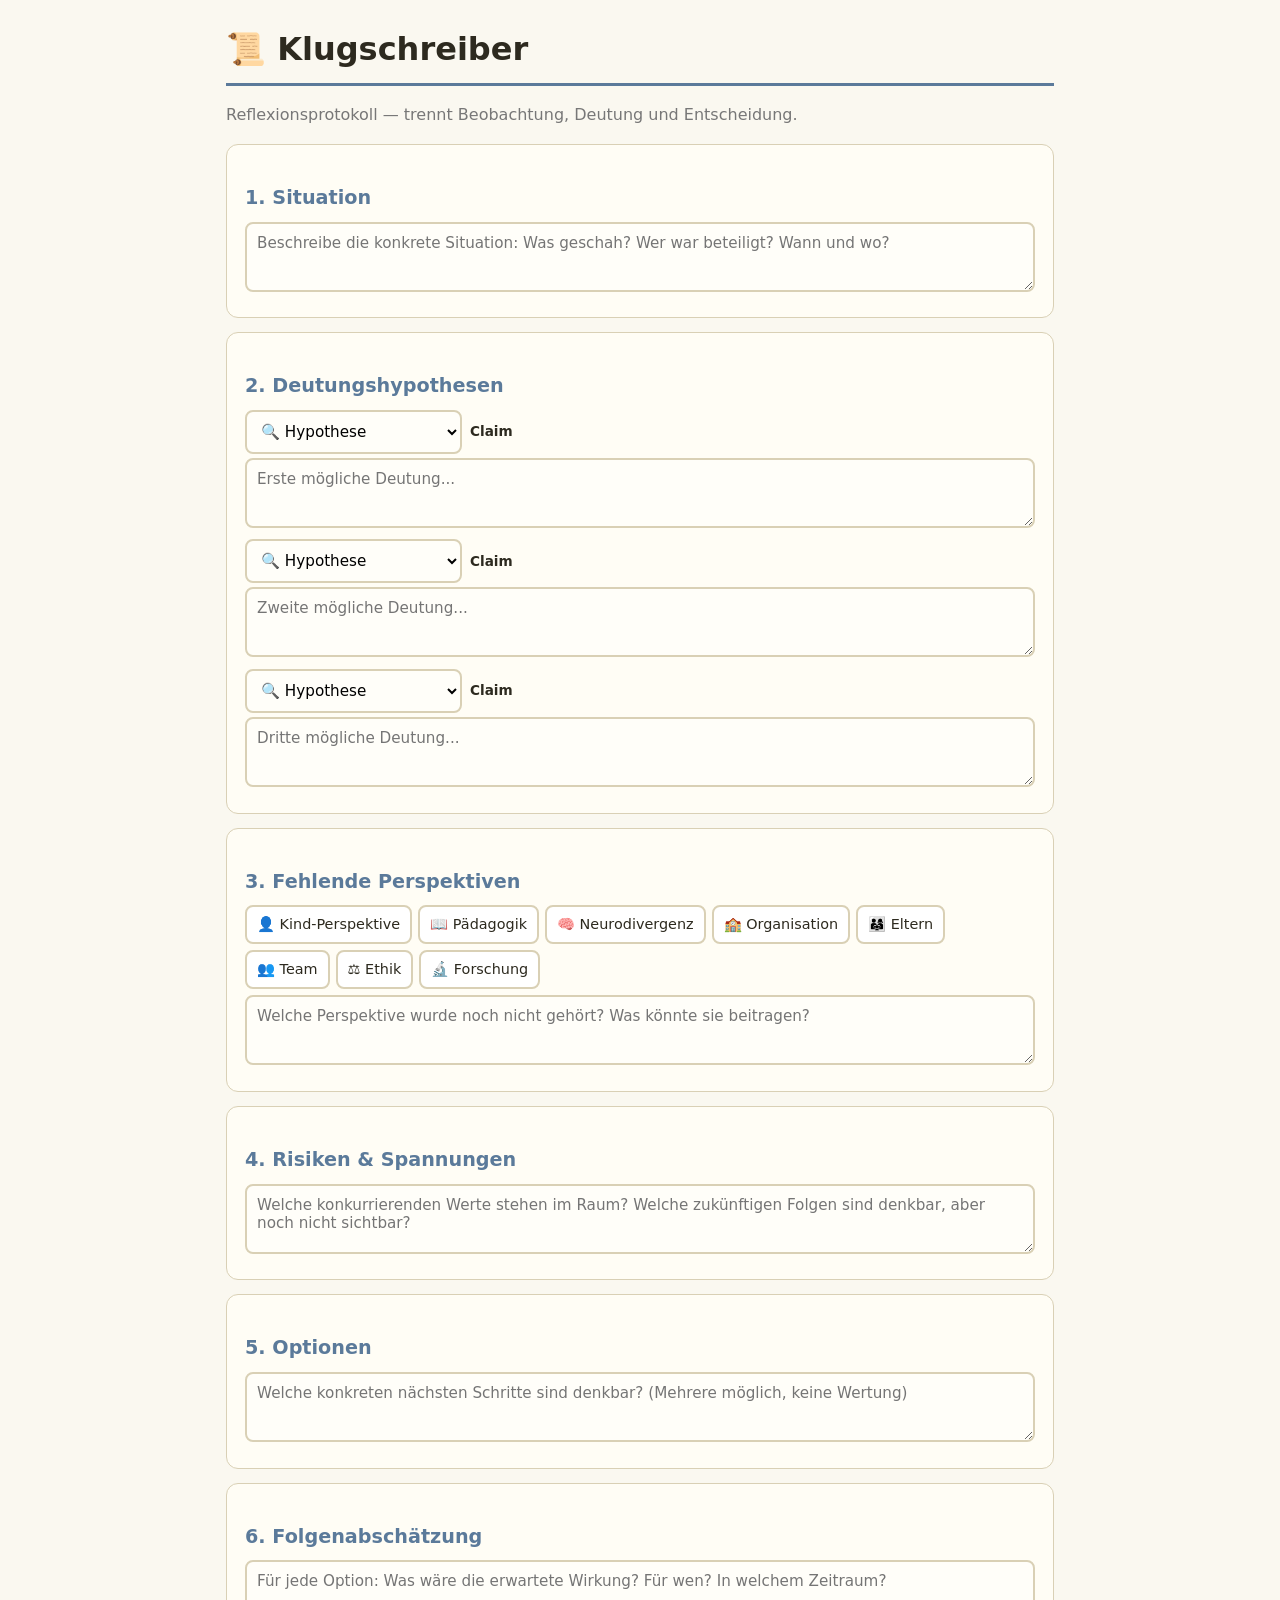
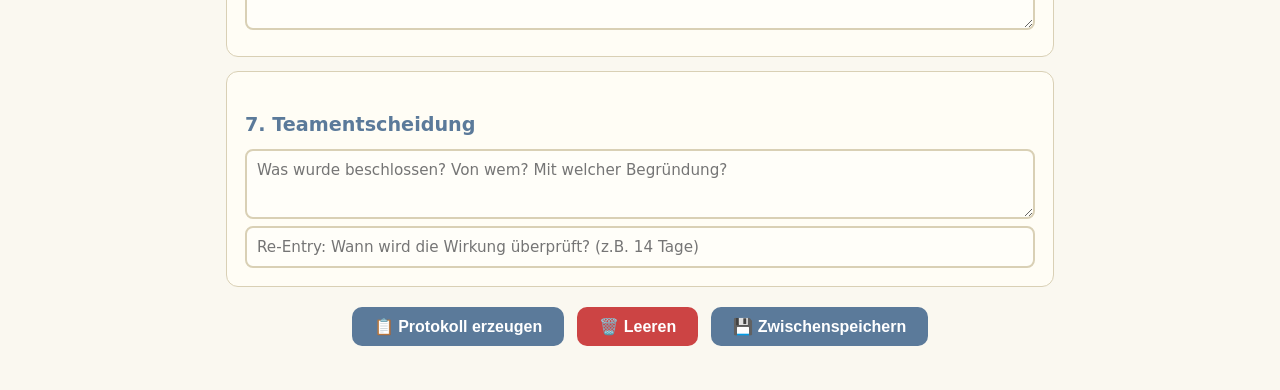
<file: klugschreiber.html>
<!DOCTYPE html>
<html lang="de">
<head>
<meta charset="utf-8">
<meta name="viewport" content="width=device-width, initial-scale=1.0">
<title>Klugschreiber – MiNDLAXY</title>
<style>
  :root { --bg: #faf8f0; --text: #2d2a1f; --karte: #fffdf5; --rand: #d9d0b5; --akzent: #5b7a9a; }
  * { box-sizing: border-box; margin: 0; padding: 0; }
  body { font-family: system-ui, sans-serif; background: var(--bg); color: var(--text); max-width: 860px; margin: 0 auto; padding: 24px 16px; line-height: 1.6; }
  h1 { border-bottom: 3px solid var(--akzent); padding-bottom: 8px; margin-bottom: 16px; }
  h2 { color: var(--akzent); margin: 20px 0 8px; font-size: 1.2em; }
  .karte { background: var(--karte); border: 1px solid var(--rand); border-radius: 12px; padding: 18px; margin-bottom: 14px; }
  label { display: block; font-weight: 600; margin: 8px 0 4px; font-size: .95em; }
  textarea, input[type="text"], select { width: 100%; padding: 10px; border: 2px solid var(--rand); border-radius: 8px; font-family: inherit; font-size: .95rem; background: #fffef9; }
  textarea { height: 70px; resize: vertical; }
  .claim-row { display: flex; gap: 8px; align-items: center; margin: 4px 0; }
  .claim-row select { width: auto; min-width: 160px; }
  .claim-row label { margin: 0; font-size: .85em; }
  .persp-row { display: flex; gap: 6px; flex-wrap: wrap; margin: 6px 0; }
  .persp-chip { padding: 6px 10px; border-radius: 8px; border: 2px solid var(--rand); cursor: pointer; background: #fff; font-size: .9em; }
  .persp-chip.aktiv { background: var(--akzent); color: #fff; border-color: var(--akzent); }
  button { padding: 10px 22px; font-size: 1rem; border: none; border-radius: 10px; background: var(--akzent); color: #fff; cursor: pointer; font-weight: 600; margin: 4px; }
  .ausgabe { margin-top: 20px; padding: 18px; background: #f9f6f0; border: 2px dashed var(--rand); border-radius: 10px; white-space: pre-wrap; font-size: .9em; }
  .versteckt { display: none; }
  @media print { button { display: none; } }
</style>
</head>
<body>
<h1>📜 Klugschreiber</h1>
<p style="color:#777;margin-bottom:16px">Reflexionsprotokoll — trennt Beobachtung, Deutung und Entscheidung.</p>

<div class="karte">
  <h2>1. Situation</h2>
  <textarea id="situation" placeholder="Beschreibe die konkrete Situation: Was geschah? Wer war beteiligt? Wann und wo?"></textarea>
</div>

<div class="karte">
  <h2>2. Deutungshypothesen</h2>
  <div class="claim-row"><select id="claim-1" class="claim-select"><option value="beobachtung">👁️ Beobachtung</option><option value="hypothese" selected>🔍 Hypothese</option><option value="erfahrung">📚 Erfahrungswert</option><option value="forschung">🔬 Forschungsbezug</option><option value="entscheidung">✋ Team-Entscheidung</option><option value="offen">❓ Offen</option></select><label>Claim</label></div>
  <textarea id="deutung-1" placeholder="Erste mögliche Deutung..."></textarea>
  <div class="claim-row"><select id="claim-2" class="claim-select"><option value="beobachtung">👁️ Beobachtung</option><option value="hypothese" selected>🔍 Hypothese</option><option value="erfahrung">📚 Erfahrungswert</option><option value="forschung">🔬 Forschungsbezug</option><option value="entscheidung">✋ Team-Entscheidung</option><option value="offen">❓ Offen</option></select><label>Claim</label></div>
  <textarea id="deutung-2" placeholder="Zweite mögliche Deutung..."></textarea>
  <div class="claim-row"><select id="claim-3" class="claim-select"><option value="beobachtung">👁️ Beobachtung</option><option value="hypothese" selected>🔍 Hypothese</option><option value="erfahrung">📚 Erfahrungswert</option><option value="forschung">🔬 Forschungsbezug</option><option value="entscheidung">✋ Team-Entscheidung</option><option value="offen">❓ Offen</option></select><label>Claim</label></div>
  <textarea id="deutung-3" placeholder="Dritte mögliche Deutung..."></textarea>
</div>

<div class="karte">
  <h2>3. Fehlende Perspektiven</h2>
  <div class="persp-row" id="persp-auswahl">
    <span class="persp-chip" data-persp="kind">👤 Kind-Perspektive</span>
    <span class="persp-chip" data-persp="paed">📖 Pädagogik</span>
    <span class="persp-chip" data-persp="neuro">🧠 Neurodivergenz</span>
    <span class="persp-chip" data-persp="org">🏫 Organisation</span>
    <span class="persp-chip" data-persp="eltern">👨‍👩‍👧 Eltern</span>
    <span class="persp-chip" data-persp="team">👥 Team</span>
    <span class="persp-chip" data-persp="ethik">⚖️ Ethik</span>
    <span class="persp-chip" data-persp="forschung">🔬 Forschung</span>
  </div>
  <textarea id="fehlende" placeholder="Welche Perspektive wurde noch nicht gehört? Was könnte sie beitragen?"></textarea>
</div>

<div class="karte">
  <h2>4. Risiken & Spannungen</h2>
  <textarea id="risiken" placeholder="Welche konkurrierenden Werte stehen im Raum? Welche zukünftigen Folgen sind denkbar, aber noch nicht sichtbar?"></textarea>
</div>

<div class="karte">
  <h2>5. Optionen</h2>
  <textarea id="optionen" placeholder="Welche konkreten nächsten Schritte sind denkbar? (Mehrere möglich, keine Wertung)"></textarea>
</div>

<div class="karte">
  <h2>6. Folgenabschätzung</h2>
  <textarea id="folgen" placeholder="Für jede Option: Was wäre die erwartete Wirkung? Für wen? In welchem Zeitraum?"></textarea>
</div>

<div class="karte">
  <h2>7. Teamentscheidung</h2>
  <textarea id="team-entscheidung" placeholder="Was wurde beschlossen? Von wem? Mit welcher Begründung?"></textarea>
  <input type="text" id="reentry" placeholder="Re-Entry: Wann wird die Wirkung überprüft? (z.B. 14 Tage)">
</div>

<div style="text-align:center;margin:16px 0">
  <button onclick="erzeugeProtokoll()">📋 Protokoll erzeugen</button>
  <button onclick="loeschen()" style="background:#c44">🗑️ Leeren</button>
  <button onclick="speichern()">💾 Zwischenspeichern</button>
</div>

<div id="ausgabe" class="ausgabe versteckt"></div>

<script>
const persps = [];
document.querySelectorAll('.persp-chip').forEach(c => {
  c.onclick = () => { c.classList.toggle('aktiv'); const v = c.dataset.persp;
    if (c.classList.contains('aktiv')) { if (!persps.includes(v)) persps.push(v); }
    else { const i = persps.indexOf(v); if (i >= 0) persps.splice(i,1); }
  };
});

function erzeugeProtokoll() {
  const f = id => document.getElementById(id).value;
  const c = id => document.getElementById(id).value;
  const jetzt = new Date().toISOString().slice(0,16).replace('T',' ');
  let out = `📜 **Klugschreiber-Protokoll** — ${jetzt}\n\n`;
  out += `## 1. Situation\n${f('situation')}\n\n`;
  out += `## 2. Deutungen\n`;
  for (let i=1;i<=3;i++) if (f(`deutung-${i}`)) out += `- [${c(`claim-${i}`)}] ${f(`deutung-${i}`)}\n`;
  out += `\n## 3. Fehlende Perspektiven\nAusgewählt: ${persps.join(', ') || 'keine'}\n${f('fehlende')}\n\n`;
  out += `## 4. Risiken & Spannungen\n${f('risiken')}\n\n`;
  out += `## 5. Optionen\n${f('optionen')}\n\n`;
  out += `## 6. Folgen\n${f('folgen')}\n\n`;
  out += `## 7. Teamentscheidung\n${f('team-entscheidung')}\nRe-Entry: ${f('reentry')}`;
  const el = document.getElementById('ausgabe');
  el.textContent = out;
  el.classList.remove('versteckt');
}

function speichern() {
  const d = {}; document.querySelectorAll('textarea, input[type="text"]').forEach(e => { if (e.id) d[e.id] = e.value; });
  d._persps = persps;
  localStorage.setItem('klugschreiber', JSON.stringify(d));
}

function loeschen() {
  document.querySelectorAll('textarea, input[type="text"]').forEach(e => e.value = '');
  document.querySelectorAll('.persp-chip').forEach(c => c.classList.remove('aktiv'));
  persps.length = 0;
  document.getElementById('ausgabe').classList.add('versteckt');
}

(function() {
  try {
    const d = JSON.parse(localStorage.getItem('klugschreiber'));
    if (d) { for (const [k,v] of Object.entries(d)) {
      if (k === '_persps') { v.forEach(p => document.querySelector(`[data-persp="${p}"]`)?.classList.add('aktiv')); persps.push(...v); }
      else { const el = document.getElementById(k); if (el) el.value = v; }
    }}
  } catch(e) {}
})();
</script>
</body>
</html>
</file>
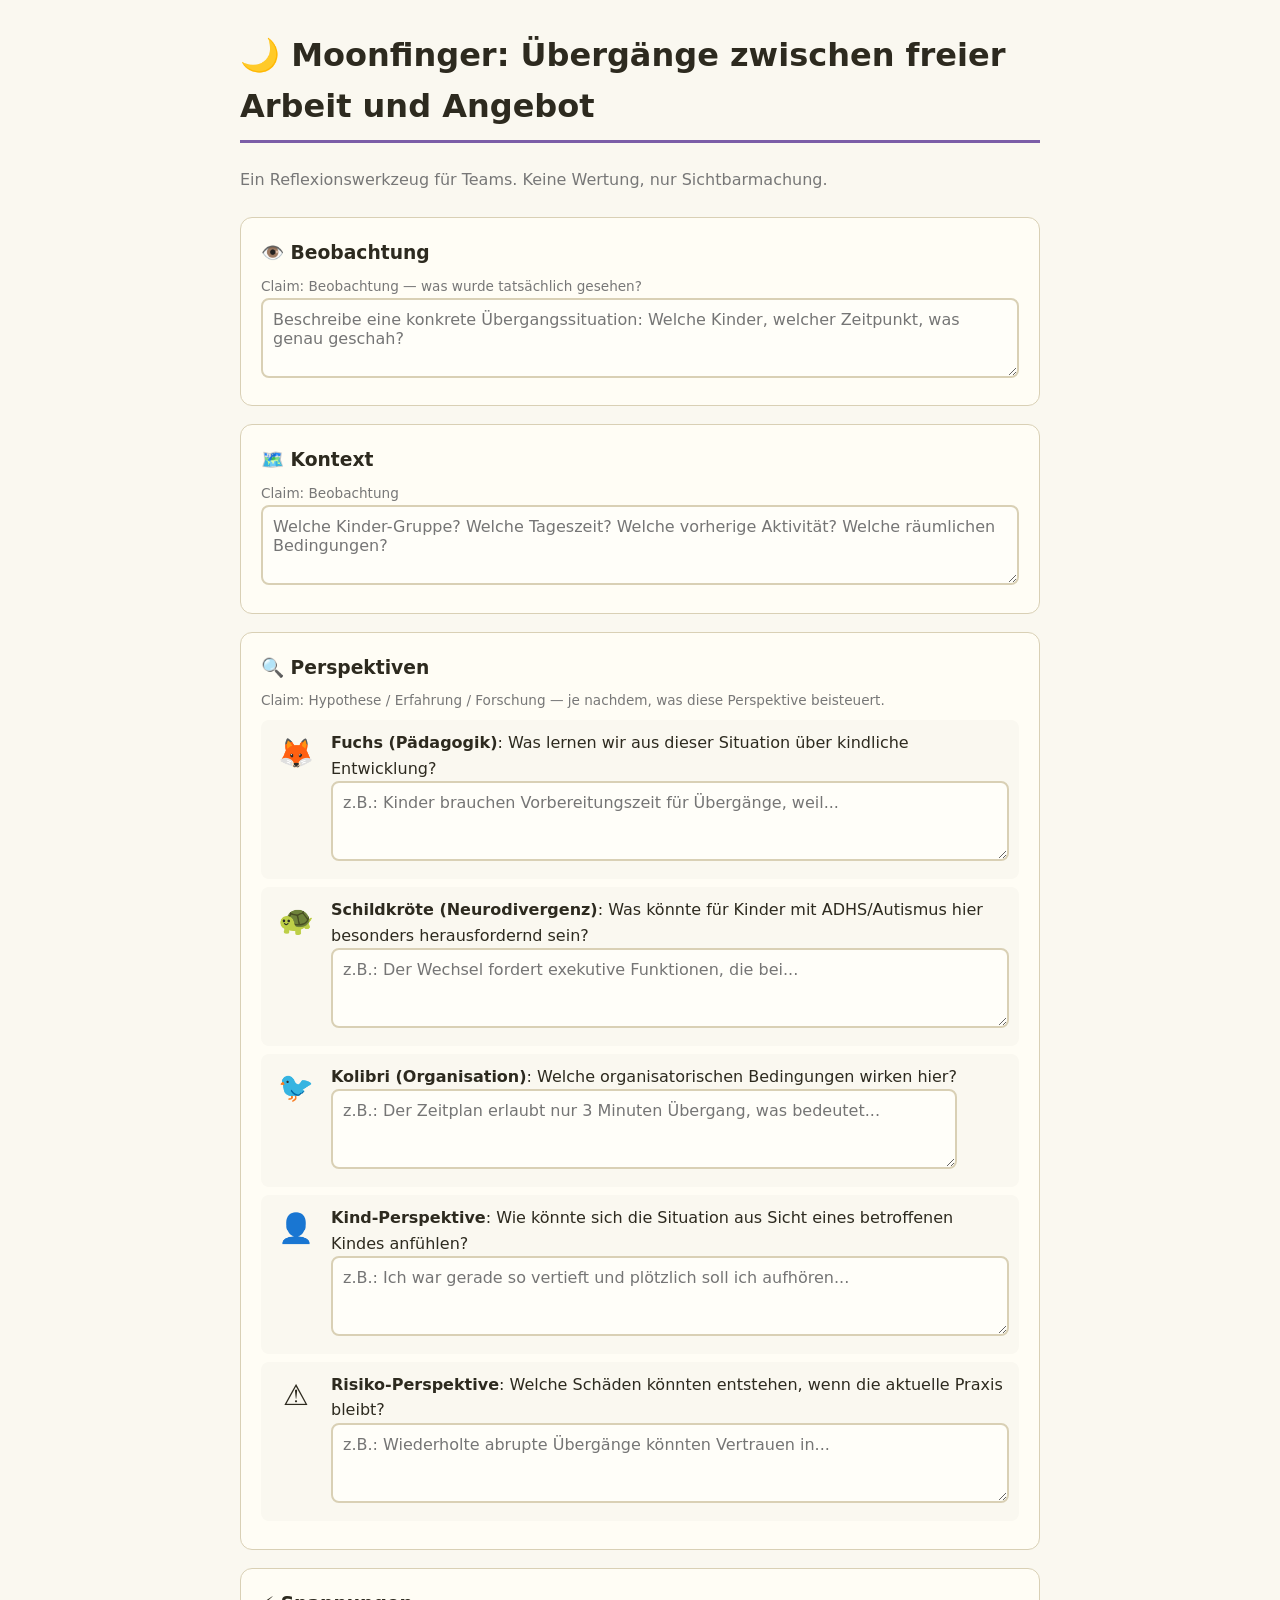
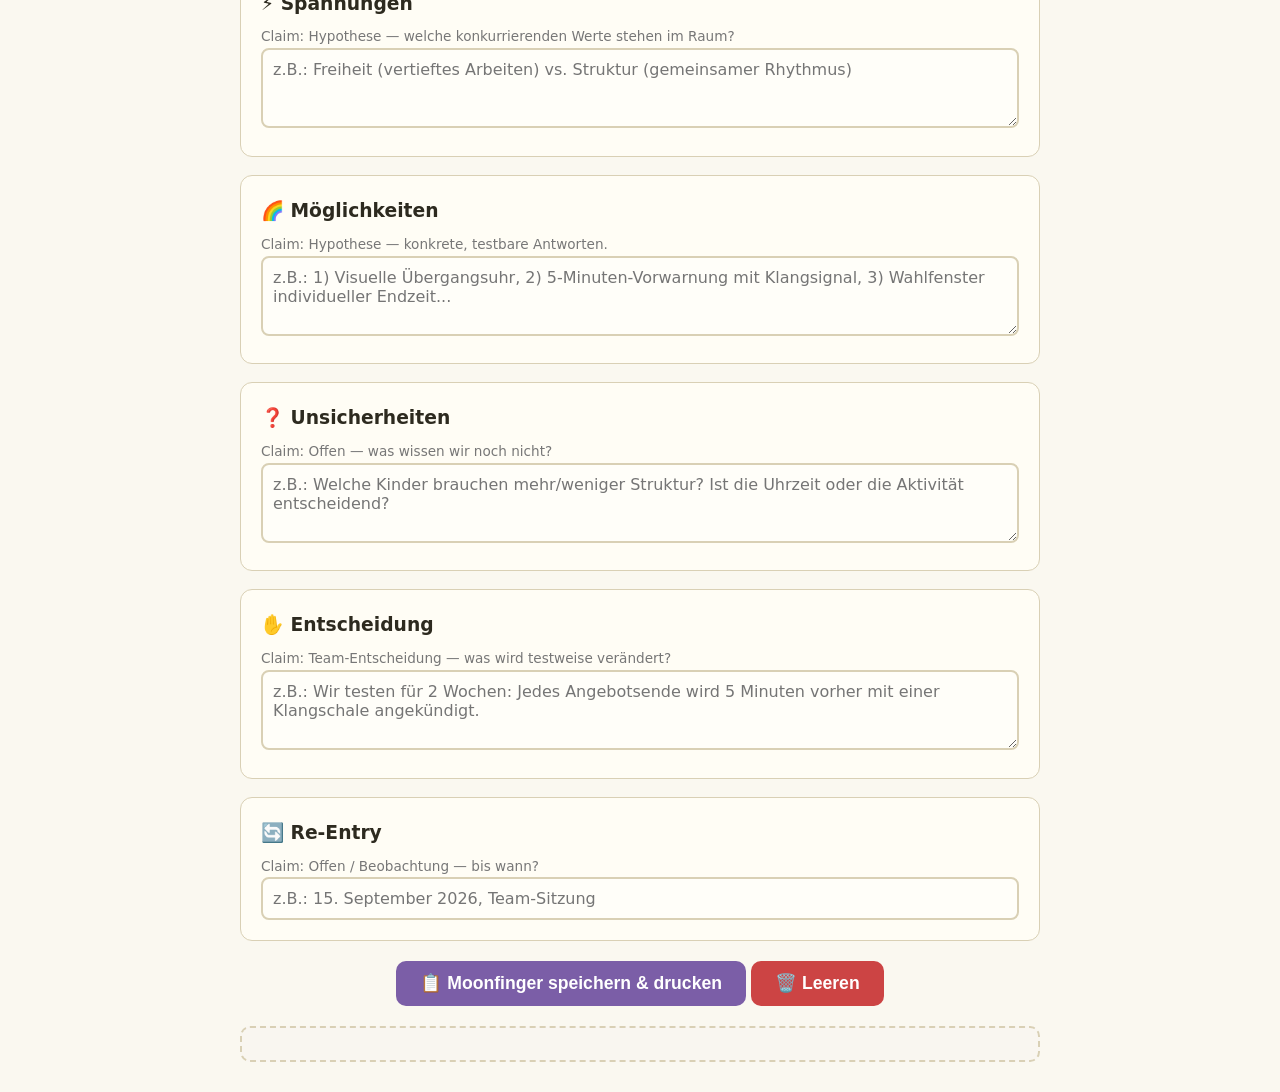
<file: moonfinger-uebergang.html>
<!DOCTYPE html>
<html lang="de">
<head>
<meta charset="utf-8">
<meta name="viewport" content="width=device-width, initial-scale=1.0">
<title>Moonfinger: Übergänge – MiNDLAXY</title>
<style>
  :root { --bg: #faf8f0; --text: #2d2a1f; --karte: #fffdf5; --rand: #d9d0b5; --akzent: #7b5ea7; --fuchs: #d47b3a; --schildkroete: #5a8a6a; --kolibri: #3a8fd4; --biber: #c4a35a; --eule: #6b5d8a; }
  * { box-sizing: border-box; margin: 0; padding: 0; }
  body { font-family: system-ui, -apple-system, sans-serif; background: var(--bg); color: var(--text); max-width: 840px; margin: 0 auto; padding: 30px 20px; line-height: 1.6; }
  h1 { font-size: 2em; border-bottom: 3px solid var(--akzent); padding-bottom: 8px; margin-bottom: 24px; }
  h2 { font-size: 1.3em; margin: 28px 0 12px; color: var(--akzent); }
  .karte { background: var(--karte); border: 1px solid var(--rand); border-radius: 12px; padding: 20px; margin-bottom: 18px; }
  .karte h3 { margin-bottom: 8px; display: flex; align-items: center; gap: 8px; }
  .emoji { font-size: 1.4em; }
  .beobachtung, .kontext, .perspektiven, .spannungen, .moeglichkeiten, .unsicherheiten, .entscheidung, .reentry { margin-bottom: 14px; }
  label { display: block; font-weight: 600; margin-bottom: 4px; }
  textarea, input[type="text"] { width: 100%; padding: 10px; border: 2px solid var(--rand); border-radius: 8px; font-family: inherit; font-size: 1rem; background: #fffef9; }
  textarea { height: 80px; resize: vertical; }
  .perspektive { display: inline-block; background: var(--bg); border: 2px solid var(--rand); border-radius: 10px; padding: 8px 12px; margin: 4px; font-size: .95em; }
  .status { display: inline-block; padding: 2px 8px; border-radius: 6px; font-size: .8em; font-weight: 600; margin-left: 6px; }
  .s-beobachtung { background: #e8e0d0; } .s-hypothese { background: #d4dce8; } .s-erfahrung { background: #d4e8d0; }
  .s-forschung { background: #ead4e8; } .s-entscheidung { background: #e8d4b8; } .s-offen { background: #e0e0e0; }
  .claim { font-size: .85em; color: #777; margin-top: 6px; }
  button { padding: 12px 24px; font-size: 1.1rem; border: none; border-radius: 10px; background: var(--akzent); color: #fff; cursor: pointer; font-weight: 600; }
  button:hover { opacity: .9; }
  .tier { display: flex; align-items: flex-start; gap: 10px; margin: 8px 0; padding: 10px; background: var(--bg); border-radius: 8px; }
  .tier .emoji { font-size: 1.8em; min-width: 50px; text-align: center; }
  .ausgabe { white-space: pre-wrap; background: #f9f6f0; border: 2px dashed var(--rand); border-radius: 10px; padding: 16px; margin-top: 16px; font-size: .95em; }
  @media print { button { display: none; } body { max-width: 100%; } }
</style>
</head>
<body>
<h1>🌙 Moonfinger: Übergänge zwischen freier Arbeit und Angebot</h1>
<p style="color:#777;margin-bottom:24px">Ein Reflexionswerkzeug für Teams. Keine Wertung, nur Sichtbarmachung.</p>

<div class="karte">
  <h3>👁️ Beobachtung</h3>
  <p class="claim">Claim: Beobachtung — was wurde tatsächlich gesehen?</p>
  <textarea id="beobachtung" placeholder="Beschreibe eine konkrete Übergangssituation: Welche Kinder, welcher Zeitpunkt, was genau geschah?"></textarea>
</div>

<div class="karte">
  <h3>🗺️ Kontext</h3>
  <p class="claim">Claim: Beobachtung</p>
  <textarea id="kontext" placeholder="Welche Kinder-Gruppe? Welche Tageszeit? Welche vorherige Aktivität? Welche räumlichen Bedingungen?"></textarea>
</div>

<div class="karte">
  <h3>🔍 Perspektiven</h3>
  <p class="claim">Claim: Hypothese / Erfahrung / Forschung — je nachdem, was diese Perspektive beisteuert.</p>
  <div class="tier"><span class="emoji">🦊</span><div><strong>Fuchs (Pädagogik)</strong>: Was lernen wir aus dieser Situation über kindliche Entwicklung?<br><textarea id="tier-fuchs" placeholder="z.B.: Kinder brauchen Vorbereitungszeit für Übergänge, weil..."></textarea></div></div>
  <div class="tier"><span class="emoji">🐢</span><div><strong>Schildkröte (Neurodivergenz)</strong>: Was könnte für Kinder mit ADHS/Autismus hier besonders herausfordernd sein?<br><textarea id="tier-schildkroete" placeholder="z.B.: Der Wechsel fordert exekutive Funktionen, die bei..."></textarea></div></div>
  <div class="tier"><span class="emoji">🐦</span><div><strong>Kolibri (Organisation)</strong>: Welche organisatorischen Bedingungen wirken hier?<br><textarea id="tier-kolibri" placeholder="z.B.: Der Zeitplan erlaubt nur 3 Minuten Übergang, was bedeutet..."></textarea></div></div>
  <div class="tier"><span class="emoji">👤</span><div><strong>Kind-Perspektive</strong>: Wie könnte sich die Situation aus Sicht eines betroffenen Kindes anfühlen?<br><textarea id="tier-kind" placeholder="z.B.: Ich war gerade so vertieft und plötzlich soll ich aufhören..."></textarea></div></div>
  <div class="tier"><span class="emoji">⚠️</span><div><strong>Risiko-Perspektive</strong>: Welche Schäden könnten entstehen, wenn die aktuelle Praxis bleibt?<br><textarea id="tier-risiko" placeholder="z.B.: Wiederholte abrupte Übergänge könnten Vertrauen in..."></textarea></div></div>
</div>

<div class="karte">
  <h3>⚡ Spannungen</h3>
  <p class="claim">Claim: Hypothese — welche konkurrierenden Werte stehen im Raum?</p>
  <textarea id="spannungen" placeholder="z.B.: Freiheit (vertieftes Arbeiten) vs. Struktur (gemeinsamer Rhythmus)"></textarea>
</div>

<div class="karte">
  <h3>🌈 Möglichkeiten</h3>
  <p class="claim">Claim: Hypothese — konkrete, testbare Antworten.</p>
  <textarea id="moeglichkeiten" placeholder="z.B.: 1) Visuelle Übergangsuhr, 2) 5-Minuten-Vorwarnung mit Klangsignal, 3) Wahlfenster individueller Endzeit..."></textarea>
</div>

<div class="karte">
  <h3>❓ Unsicherheiten</h3>
  <p class="claim">Claim: Offen — was wissen wir noch nicht?</p>
  <textarea id="unsicherheiten" placeholder="z.B.: Welche Kinder brauchen mehr/weniger Struktur? Ist die Uhrzeit oder die Aktivität entscheidend?"></textarea>
</div>

<div class="karte">
  <h3>✋ Entscheidung</h3>
  <p class="claim">Claim: Team-Entscheidung — was wird testweise verändert?</p>
  <textarea id="entscheidung" placeholder="z.B.: Wir testen für 2 Wochen: Jedes Angebotsende wird 5 Minuten vorher mit einer Klangschale angekündigt."></textarea>
</div>

<div class="karte">
  <h3>🔄 Re-Entry</h3>
  <p class="claim">Claim: Offen / Beobachtung — bis wann?</p>
  <input type="text" id="reentry" placeholder="z.B.: 15. September 2026, Team-Sitzung">
</div>

<div style="text-align:center;margin:20px 0">
  <button onclick="erzeugeMoon()">📋 Moonfinger speichern & drucken</button>
  <button onclick="loeschen()" style="background:#c44">🗑️ Leeren</button>
</div>

<div id="ausgabe" class="ausgabe versteckt"></div>

<script>
function erzeugeMoon() {
  const felder = {
    'Beobachtung': document.getElementById('beobachtung').value,
    'Kontext': document.getElementById('kontext').value,
    'Fuchs (Pädagogik)': document.getElementById('tier-fuchs').value,
    'Schildkröte (Neurodivergenz)': document.getElementById('tier-schildkroete').value,
    'Kolibri (Organisation)': document.getElementById('tier-kolibri').value,
    'Kind-Perspektive': document.getElementById('tier-kind').value,
    'Risiko': document.getElementById('tier-risiko').value,
    'Spannungen': document.getElementById('spannungen').value,
    'Möglichkeiten': document.getElementById('moeglichkeiten').value,
    'Unsicherheiten': document.getElementById('unsicherheiten').value,
    'Entscheidung': document.getElementById('entscheidung').value,
    'Re-Entry': document.getElementById('reentry').value,
  };
  const jetzt = new Date().toISOString().slice(0,10);
  let out = `<h2>🌙 Moonfinger: Übergänge — ${jetzt}</h2>\n`;
  for (const [k, v] of Object.entries(felder)) {
    out += `\n<strong>${k}</strong>\n${v || '(nicht ausgefüllt)'}\n`;
  }
  const el = document.getElementById('ausgabe');
  el.innerHTML = out;
  el.classList.remove('versteckt');
  // localStorage
  try { localStorage.setItem('moonfinger-uebergang', JSON.stringify({datum:jetzt, felder})); } catch(e){}
}
function loeschen() {
  document.querySelectorAll('textarea, input[type="text"]').forEach(e => e.value = '');
  document.getElementById('ausgabe').classList.add('versteckt');
}
// Wiederherstellen
(function(){
  try {
    const d = JSON.parse(localStorage.getItem('moonfinger-uebergang'));
    if (d && d.felder) for (const [k,v] of Object.entries(d.felder)) {
      const el = document.querySelector(`[id]`);
      // Mapping Felder → IDs
      const map = {'Beobachtung':'beobachtung','Kontext':'kontext','Fuchs (Pädagogik)':'tier-fuchs','Schildkröte (Neurodivergenz)':'tier-schildkroete','Kolibri (Organisation)':'tier-kolibri','Kind-Perspektive':'tier-kind','Risiko':'tier-risiko','Spannungen':'spannungen','Möglichkeiten':'moeglichkeiten','Unsicherheiten':'unsicherheiten','Entscheidung':'entscheidung','Re-Entry':'reentry'};
      const id = map[k];
      if (id && v) document.getElementById(id).value = v;
    }
  } catch(e){}
})();
</script>
</body>
</html>
</file>
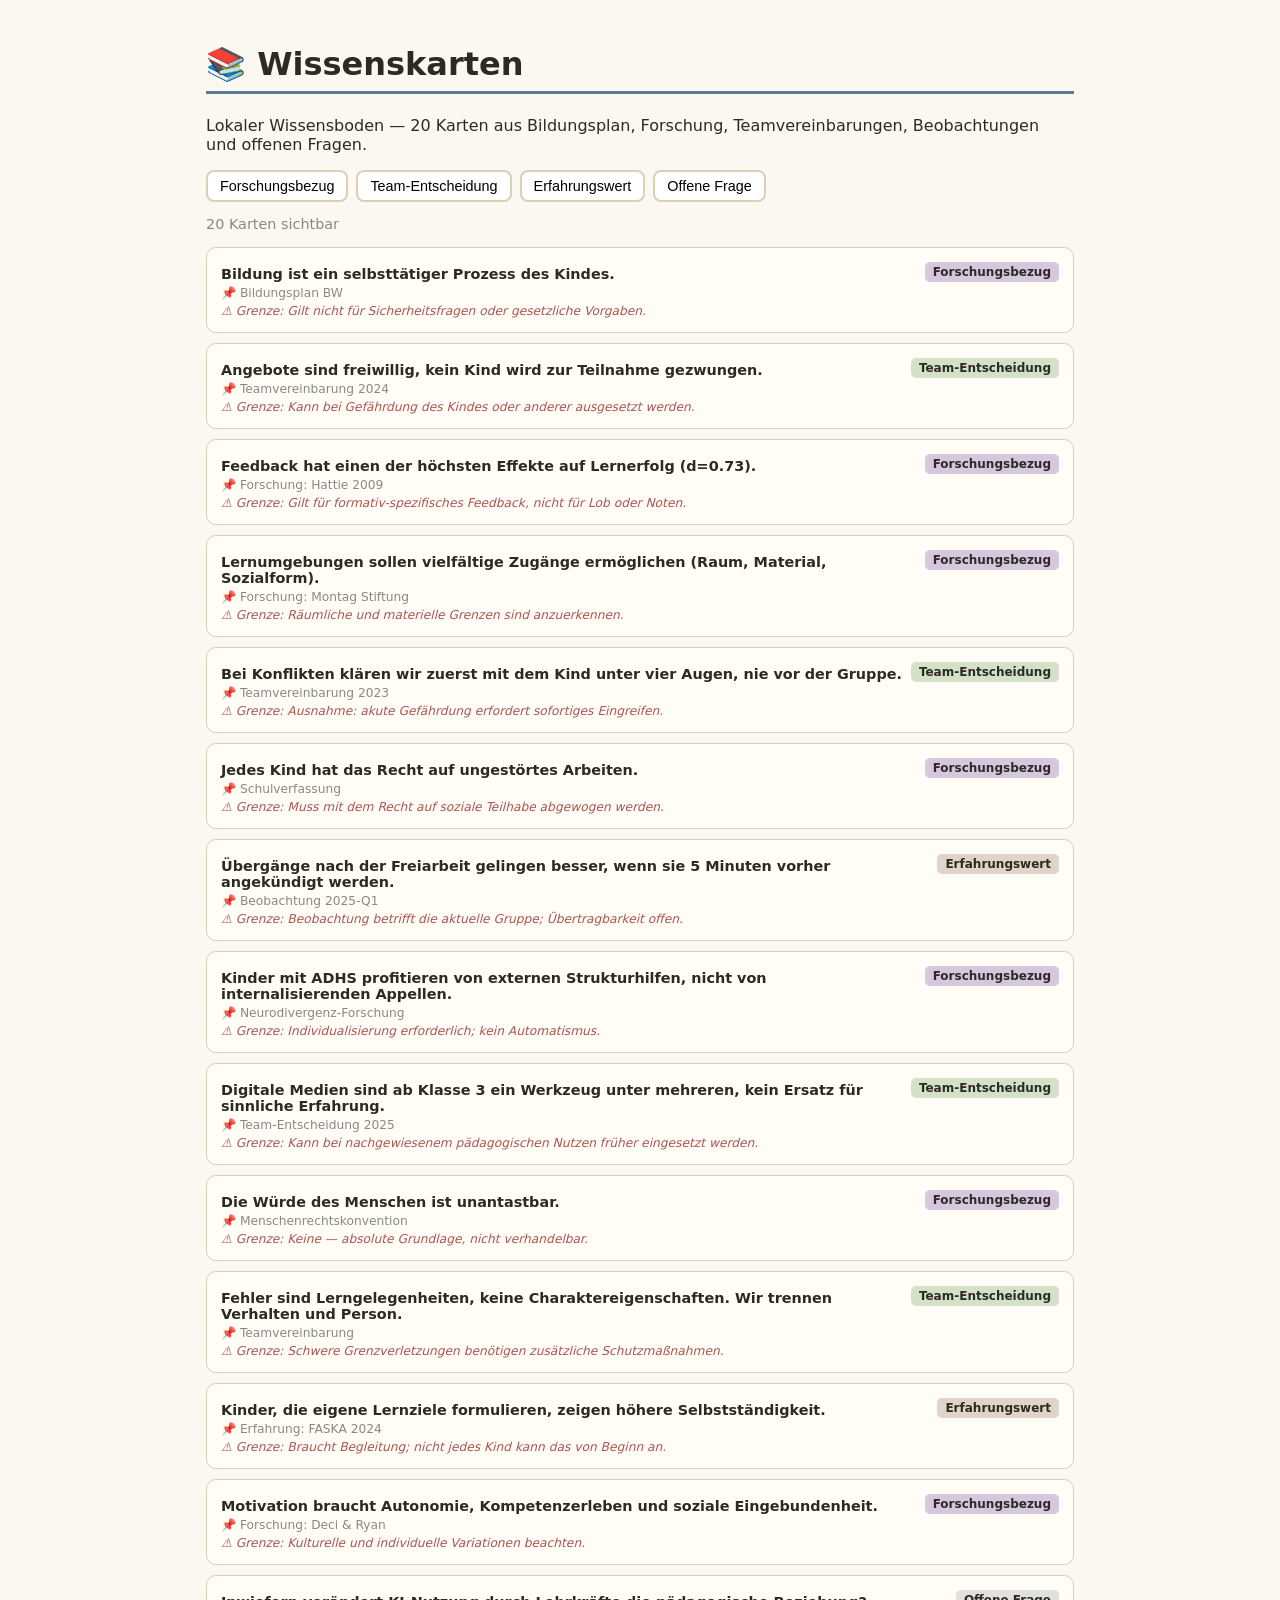
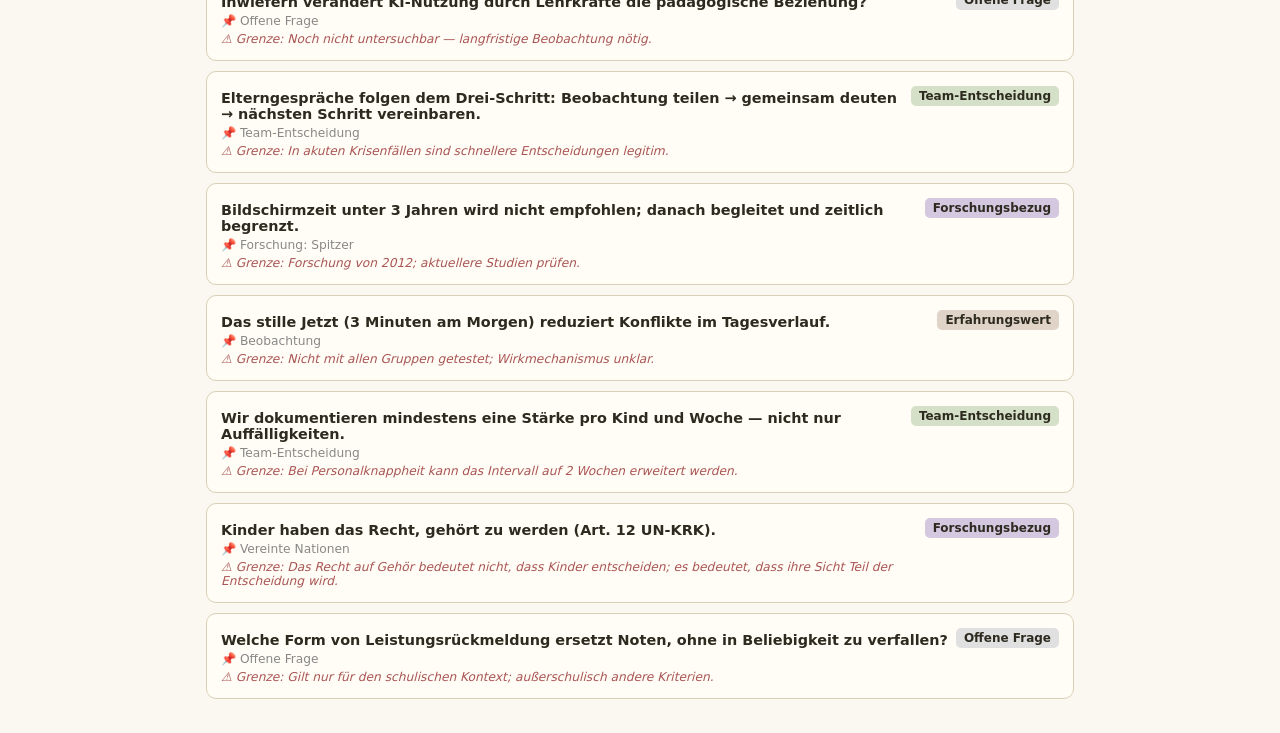
<file: wissenskarten.html>
<!DOCTYPE html>
<html lang="de">
<head>
<meta charset="utf-8">
<meta name="viewport" content="width=device-width, initial-scale=1.0">
<title>Wissenskarten – MiNDLAXY</title>
<style>
  :root { --bg: #faf8f0; --text: #2d2a1f; --karte: #fffdf5; --rand: #d9d0b5; }
  * { box-sizing: border-box; }
  body { font-family: system-ui, sans-serif; background: var(--bg); color: var(--text); max-width: 900px; margin: 0 auto; padding: 24px 16px; }
  h1 { border-bottom: 3px solid #5b7a9a; padding-bottom: 8px; }
  .filter { display: flex; gap: 8px; flex-wrap: wrap; margin: 12px 0; }
  .filter button { padding: 6px 12px; border-radius: 8px; border: 2px solid var(--rand); background: #fff; cursor: pointer; font-size: .9em; }
  .filter button.aktiv { background: #5b7a9a; color: #fff; border-color: #5b7a9a; }
  .karte { background: var(--karte); border: 1px solid var(--rand); border-radius: 10px; padding: 14px; margin: 10px 0; display: grid; grid-template-columns: 1fr auto; gap: 8px; align-items: start; }
  .karte .links { font-size: .9em; }
  .karte .status { font-size: .75em; padding: 3px 8px; border-radius: 5px; font-weight: 600; white-space: nowrap; }
  .s-Forschungsbezug { background: #d4c8e0; }
  .s-Team-Entscheidung { background: #d4e0c8; }
  .s-Erfahrungswert { background: #e0d4c8; }
  .s-Offene-Frage { background: #e0e0e0; }
  .kern { font-weight: 600; margin: 4px 0; }
  .quelle { color: #888; font-size: .85em; }
  .grenze { color: #a55; font-size: .85em; margin-top: 4px; font-style: italic; }
  .count { font-size: .9em; color: #888; }
</style>
</head>
<body>
<h1>📚 Wissenskarten</h1>
<p>Lokaler Wissensboden — 20 Karten aus Bildungsplan, Forschung, Teamvereinbarungen, Beobachtungen und offenen Fragen.</p>
<div class="filter" id="filter"></div>
<p class="count" id="count"></p>
<div id="karten"></div>
<script>
let alle = [];
fetch('wissenskarten.json').then(r=>r.json()).then(data => {
  alle = data;
  const statuses = [...new Set(alle.map(k=>k.status))];
  const fdiv = document.getElementById('filter');
  statuses.forEach(s => {
    const b = document.createElement('button');
    b.textContent = s; b.dataset.st = s;
    b.onclick = () => { b.classList.toggle('aktiv'); rendern(); };
    fdiv.appendChild(b);
  });
  rendern();
});
function rendern() {
  const aktive = [...document.querySelectorAll('.filter button.aktiv')].map(b => b.dataset.st);
  const gefiltert = aktive.length ? alle.filter(k => aktive.includes(k.status)) : alle;
  document.getElementById('count').textContent = `${gefiltert.length} Karten sichtbar`;
  const box = document.getElementById('karten');
  box.innerHTML = gefiltert.map(k => `
    <div class="karte">
      <div class="links">
        <div class="kern">${k.kern}</div>
        <div class="quelle">📌 ${k.quelle}</div>
        ${k.grenze ? `<div class="grenze">⚠️ Grenze: ${k.grenze}</div>` : ''}
      </div>
      <span class="status s-${k.status.replace(/ /g,'-')}">${k.status}</span>
    </div>`).join('');
}
</script>
</body>
</html>
</file>
